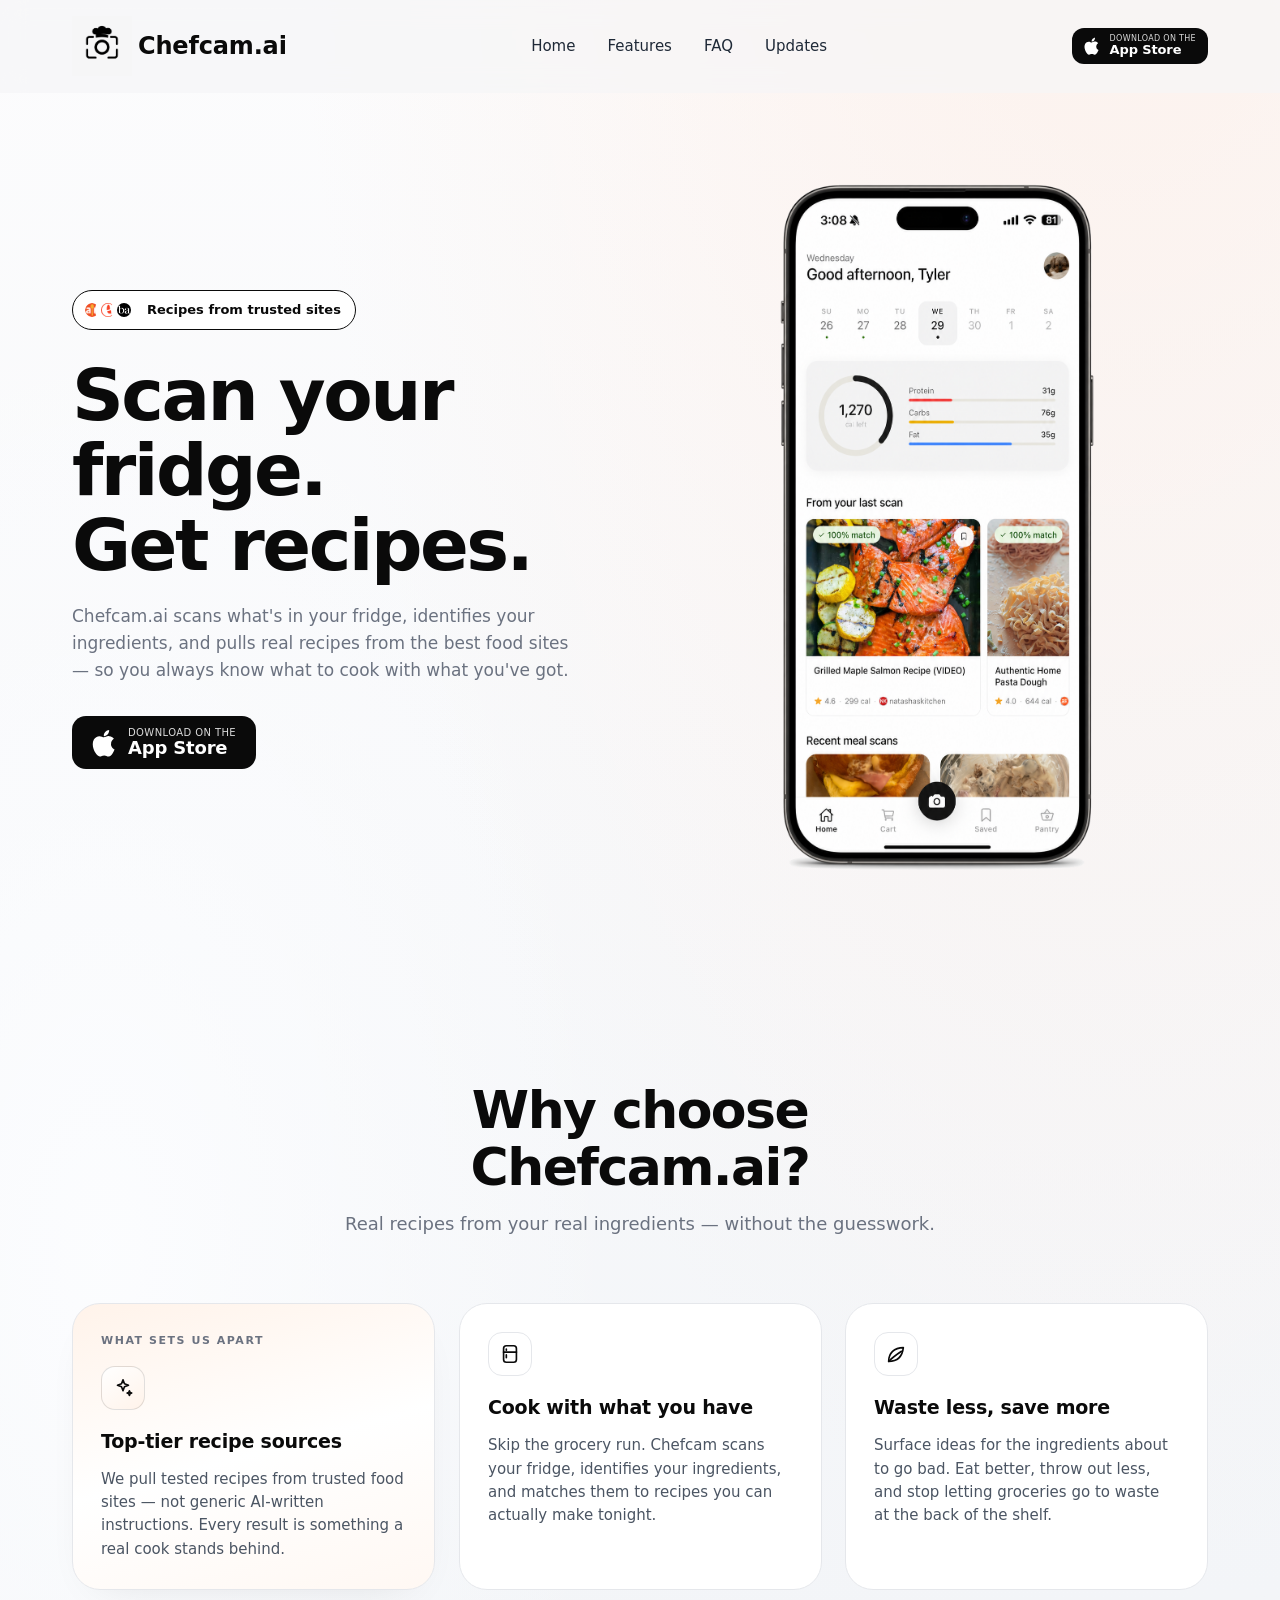
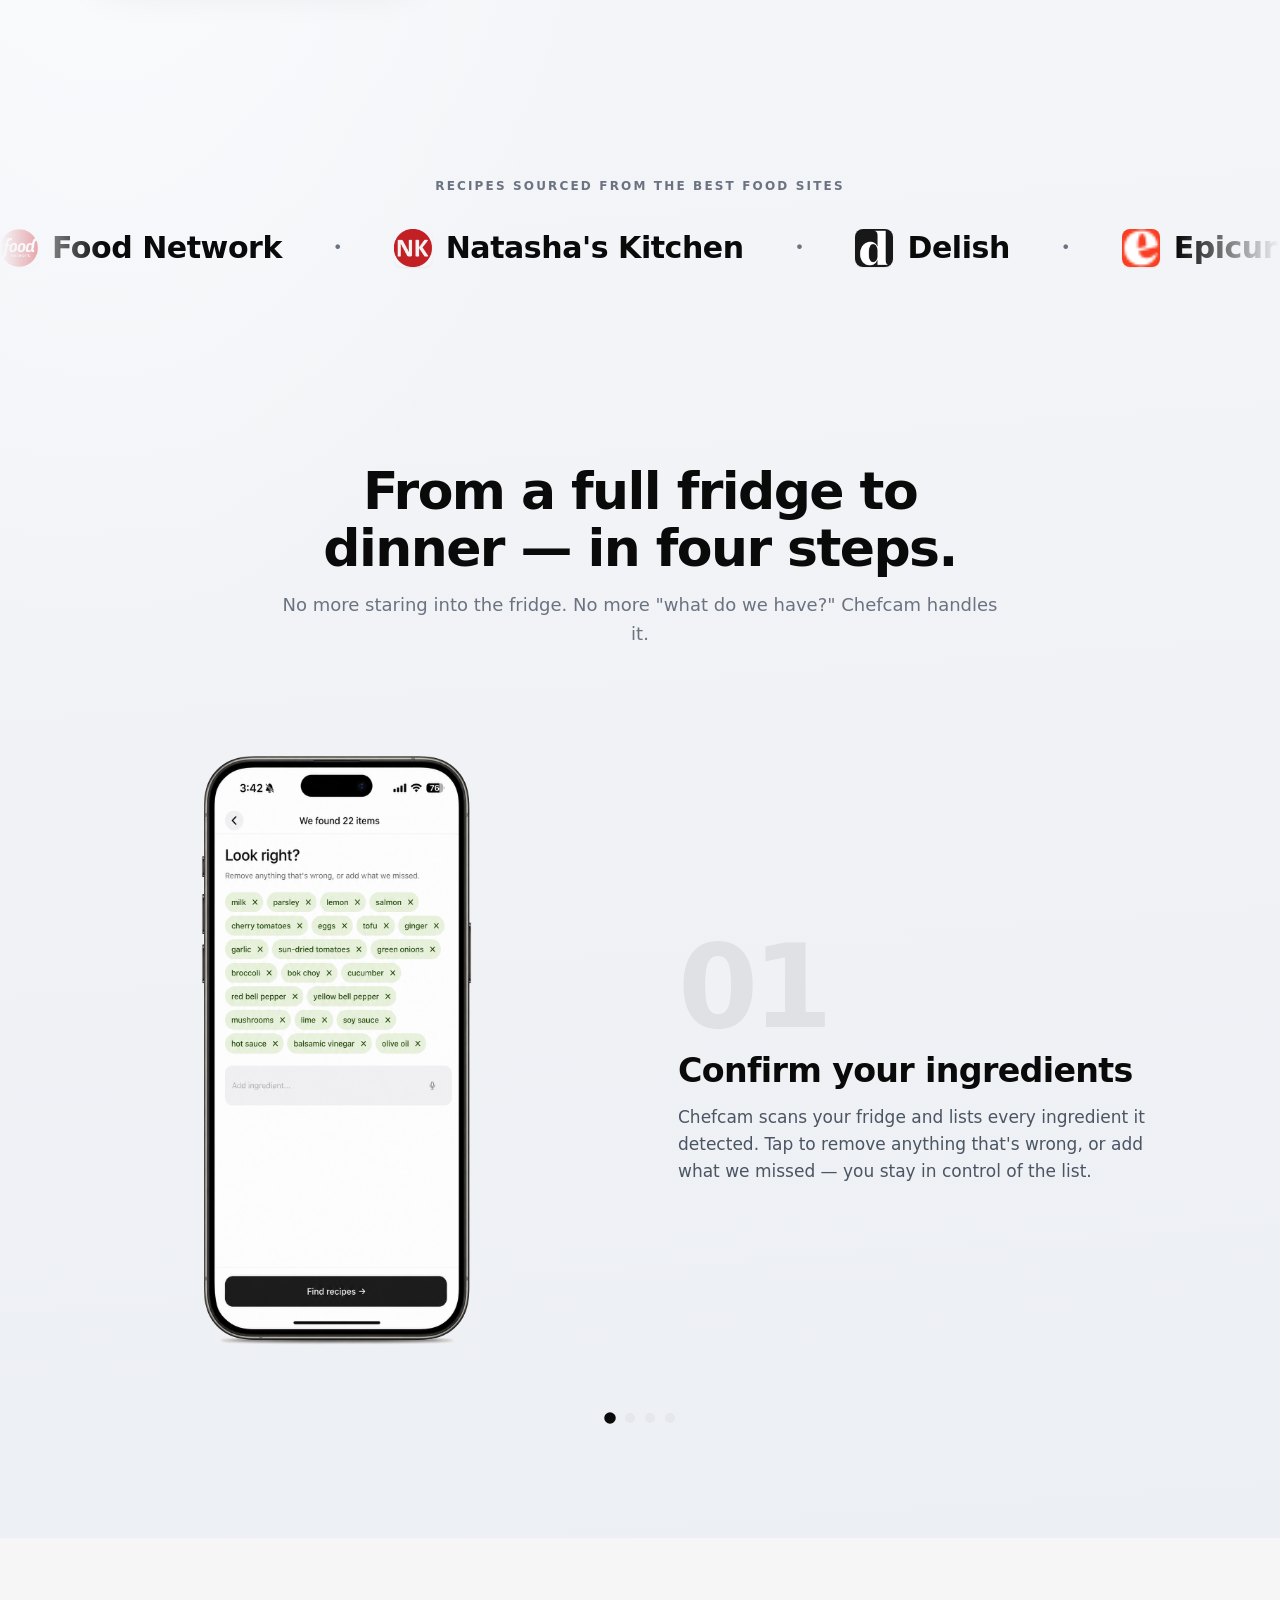
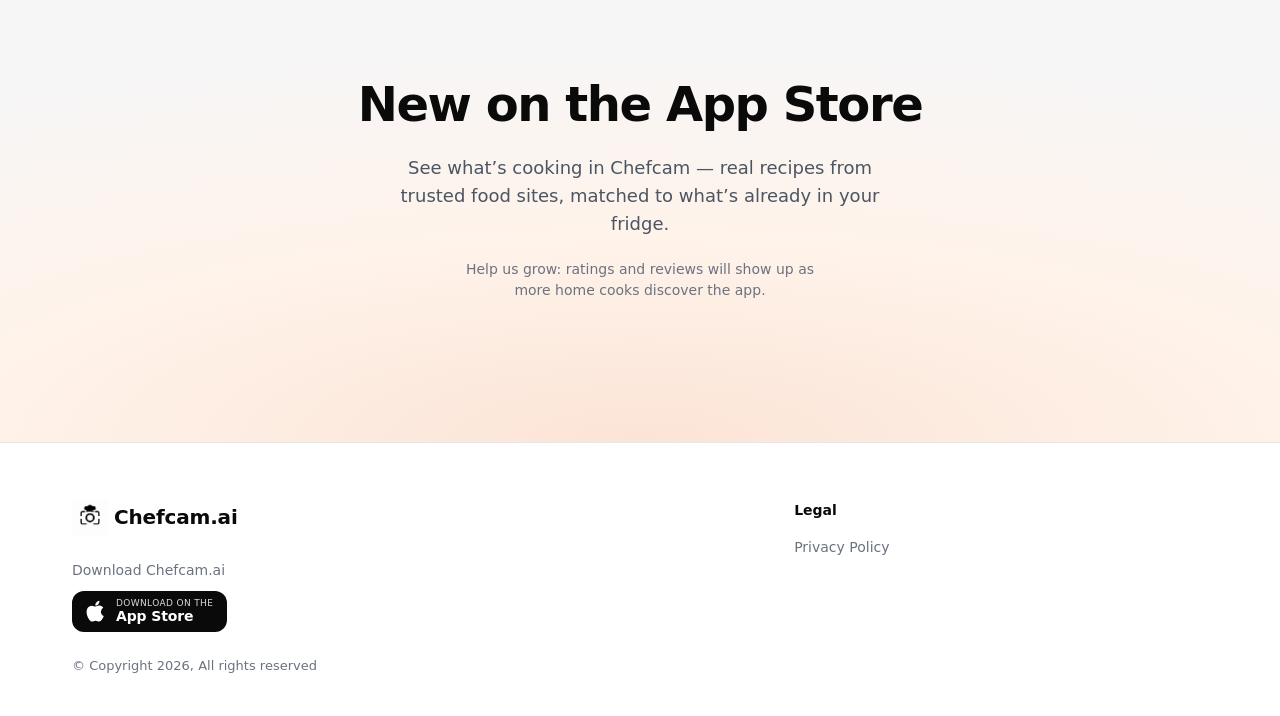
<file: index.html>
<!doctype html>
<html lang="en">
<head>
  <meta charset="utf-8" />
  <meta name="viewport" content="width=device-width, initial-scale=1" />
  <title>Chefcam.ai — Scan your fridge. Get recipes.</title>
  <meta name="description" content="Chefcam.ai scans what's in your fridge, identifies your ingredients, and pulls real recipes from the best food sites — so you always know what to cook with what you have." />
  <meta name="theme-color" content="#f6f6f7" />

  <link rel="preconnect" href="https://api.fontshare.com" />
  <link rel="preconnect" href="https://cdn.fontshare.com" crossorigin />
  <link href="https://api.fontshare.com/v2/css?f[]=general-sans@300,400,500,600,700&display=swap" rel="stylesheet" />

  <link rel="stylesheet" href="styles.css" />

  <!-- Reusable inline SVG sprite -->
  <svg width="0" height="0" style="position:absolute" aria-hidden="true">
    <defs>
      <!-- Apple logo -->
      <symbol id="i-apple" viewBox="0 0 24 24">
        <path d="M16.36 12.79c-.03-2.91 2.38-4.31 2.49-4.38-1.36-1.99-3.48-2.27-4.23-2.3-1.8-.18-3.51 1.06-4.42 1.06-.92 0-2.32-1.03-3.81-1-1.96.03-3.77 1.14-4.78 2.9-2.04 3.53-.52 8.74 1.46 11.6.97 1.4 2.13 2.97 3.62 2.91 1.45-.06 2-.94 3.76-.94s2.25.94 3.79.91c1.57-.03 2.56-1.42 3.51-2.83 1.11-1.62 1.57-3.19 1.6-3.27-.04-.02-3.06-1.18-3.09-4.66zM13.5 4.5c.79-.96 1.33-2.3 1.18-3.62-1.14.05-2.52.76-3.34 1.72-.73.85-1.38 2.2-1.21 3.5 1.27.1 2.57-.65 3.37-1.6z" fill="currentColor"/>
      </symbol>

      <!-- Hamburger -->
      <symbol id="i-menu" viewBox="0 0 24 24">
        <path d="M4 7h16M4 12h16M4 17h16" stroke="currentColor" stroke-width="2" stroke-linecap="round"/>
      </symbol>
      <symbol id="i-close" viewBox="0 0 24 24">
        <path d="M6 6l12 12M18 6L6 18" stroke="currentColor" stroke-width="2" stroke-linecap="round"/>
      </symbol>

      <!-- Why-choose icons (line style, currentColor) -->
      <symbol id="i-fridge" viewBox="0 0 24 24" fill="none" stroke="currentColor" stroke-width="1.8" stroke-linecap="round" stroke-linejoin="round">
        <rect x="5" y="3" width="14" height="18" rx="3"/>
        <path d="M5 10h14"/>
        <path d="M8 6.5v1.5"/><path d="M8 13v3"/>
      </symbol>
      <symbol id="i-sparkles" viewBox="0 0 24 24" fill="none" stroke="currentColor" stroke-width="1.8" stroke-linecap="round" stroke-linejoin="round">
        <path d="M12 3l1.6 4.4L18 9l-4.4 1.6L12 15l-1.6-4.4L6 9l4.4-1.6L12 3z"/>
        <path d="M19 15l.7 1.8L21.5 17.5 19.7 18.2 19 20l-.7-1.8L16.5 17.5l1.8-.7L19 15z"/>
      </symbol>
      <symbol id="i-leaf" viewBox="0 0 24 24" fill="none" stroke="currentColor" stroke-width="1.8" stroke-linecap="round" stroke-linejoin="round">
        <path d="M4 20c0-9 6-15 16-15-1 9-6 15-16 15z"/>
        <path d="M4 20c4-4 8-7 14-11"/>
      </symbol>
    </defs>
  </svg>
</head>

<body>
  <!-- ============= HEADER ============= -->
  <header class="site-header" id="siteHeader">
    <div class="container header__row">
      <a class="brand" href="#top" aria-label="Chefcam.ai home">
        <img class="brand__mark" src="logo.png" alt="" aria-hidden="true" />
        <span class="brand__name">Chefcam.ai</span>
      </a>

      <nav class="nav" aria-label="Primary">
        <ul class="nav__list">
          <li><a href="#top">Home</a></li>
          <li><a href="features.html">Features</a></li>
          <li><a href="faq.html">FAQ</a></li>
          <li><a href="updates.html">Updates</a></li>
        </ul>
      </nav>

      <div class="header__cta">
        <a class="badge badge--sm" href="https://apps.apple.com/us/app/chefcam-ai/id6762315581" target="_blank" rel="noopener" aria-label="Download on the App Store">
          <svg class="badge__icon" aria-hidden="true"><use href="#i-apple"/></svg>
          <span class="badge__copy">
            <span class="badge__small">Download on the</span>
            <span class="badge__big">App Store</span>
          </span>
        </a>
      </div>

      <button class="nav__toggle" type="button" aria-controls="mobileNav" aria-expanded="false" aria-label="Open menu">
        <svg class="nav__toggle-open" aria-hidden="true"><use href="#i-menu"/></svg>
        <svg class="nav__toggle-close" aria-hidden="true"><use href="#i-close"/></svg>
      </button>
    </div>
  </header>

  <!-- Drawer lives outside header so position:fixed isn’t clipped by header/backdrop-filter -->
  <div class="nav-drawer-backdrop" id="navDrawerBackdrop" aria-hidden="true"></div>
  <div class="mobile-nav" id="mobileNav" role="dialog" aria-modal="true" aria-label="Site navigation" aria-hidden="true">
    <ul>
      <li><a href="#top">Home</a></li>
      <li><a href="features.html">Features</a></li>
      <li><a href="faq.html">FAQ</a></li>
      <li><a href="updates.html">Updates</a></li>
    </ul>
  </div>

  <main id="top">
    <!-- ============= HERO ============= -->
    <section class="hero">
      <div class="container hero__grid">
        <div class="hero__copy">
          <div class="proof-pill" data-reveal data-reveal-delay="0">
            <span class="proof-pill__avatars" aria-hidden="true">
              <img src="assets/logos/allrecipes.png" alt="" width="26" height="26" loading="eager" decoding="async" />
              <img src="assets/logos/epicurious.png" alt="" width="26" height="26" loading="eager" decoding="async" />
              <img src="assets/logos/bonappetit.png" alt="" width="26" height="26" loading="eager" decoding="async" />
            </span>
            <span class="proof-pill__text">Recipes from trusted sites</span>
          </div>

          <h1 class="hero__title" data-reveal data-reveal-delay="80">
            Scan your fridge.<br/>
            <span>Get recipes.</span>
          </h1>

          <p class="hero__lede" data-reveal data-reveal-delay="160">
            Chefcam.ai scans what's in your fridge, identifies your ingredients, and pulls
            real recipes from the best food sites — so you always know what to cook with
            what you've got.
          </p>

          <div class="hero__cta" data-reveal data-reveal-delay="240">
            <a class="badge badge--lg" href="https://apps.apple.com/us/app/chefcam-ai/id6762315581" target="_blank" rel="noopener" aria-label="Download on the App Store">
              <svg class="badge__icon" aria-hidden="true"><use href="#i-apple"/></svg>
              <span class="badge__copy">
                <span class="badge__small">Download on the</span>
                <span class="badge__big">App Store</span>
              </span>
            </a>
          </div>
        </div>

        <div class="hero__visual">
          <!-- Wrapper carries transform animation so mix-blend-mode on the img isn’t broken on iOS Safari -->
          <div class="hero__phone-wrap">
            <img class="hero__phone" src="hero.png" alt="Chefcam.ai app showing daily calorie summary and recent meal scans" />
          </div>
        </div>
      </div>
    </section>

    <!-- ============= WHY CHOOSE ============= -->
    <section class="why" id="why">
      <div class="container">
        <div class="why__head" data-reveal>
          <h2>Why choose Chefcam.ai?</h2>
          <p>Real recipes from your real ingredients — without the guesswork.</p>
        </div>

        <div class="why__grid">
          <article class="why__card why__card--featured" data-reveal data-reveal-delay="0">
            <span class="why__badge">What sets us apart</span>
            <span class="why__icon"><svg aria-hidden="true"><use href="#i-sparkles"/></svg></span>
            <h3>Top-tier recipe sources</h3>
            <p>We pull tested recipes from trusted food sites — not generic AI-written instructions. Every result is something a real cook stands behind.</p>
          </article>

          <article class="why__card" data-reveal data-reveal-delay="100">
            <span class="why__icon"><svg aria-hidden="true"><use href="#i-fridge"/></svg></span>
            <h3>Cook with what you have</h3>
            <p>Skip the grocery run. Chefcam scans your fridge, identifies your ingredients, and matches them to recipes you can actually make tonight.</p>
          </article>

          <article class="why__card" data-reveal data-reveal-delay="200">
            <span class="why__icon"><svg aria-hidden="true"><use href="#i-leaf"/></svg></span>
            <h3>Waste less, save more</h3>
            <p>Surface ideas for the ingredients about to go bad. Eat better, throw out less, and stop letting groceries go to waste at the back of the shelf.</p>
          </article>
        </div>
      </div>
    </section>

    <!-- ============= SOURCES MARQUEE ============= -->
    <section class="sources" aria-label="Recipe sources">
      <p class="sources__eyebrow">Recipes sourced from the best food sites</p>
      <div class="marquee">
        <div class="marquee__track">
          <!-- Group A -->
          <span class="marquee__brand">
            <img class="marquee__logo" src="assets/logos/foodnetwork.png" alt="" width="40" height="40" loading="lazy" decoding="async" />
            <span class="marquee__item">Food Network</span>
          </span>
          <span class="marquee__sep" aria-hidden="true">•</span>
          <span class="marquee__brand">
            <img class="marquee__logo" src="assets/logos/natashaskitchen.png" alt="" width="40" height="40" loading="lazy" decoding="async" />
            <span class="marquee__item">Natasha's Kitchen</span>
          </span>
          <span class="marquee__sep" aria-hidden="true">•</span>
          <span class="marquee__brand">
            <img class="marquee__logo" src="assets/logos/delish.png" alt="" width="40" height="40" loading="lazy" decoding="async" />
            <span class="marquee__item">Delish</span>
          </span>
          <span class="marquee__sep" aria-hidden="true">•</span>
          <span class="marquee__brand">
            <img class="marquee__logo" src="assets/logos/epicurious.png" alt="" width="40" height="40" loading="lazy" decoding="async" />
            <span class="marquee__item">Epicurious</span>
          </span>
          <span class="marquee__sep" aria-hidden="true">•</span>
          <span class="marquee__brand">
            <img class="marquee__logo" src="assets/logos/bonappetit.png" alt="" width="40" height="40" loading="lazy" decoding="async" />
            <span class="marquee__item">Bon Appétit</span>
          </span>
          <span class="marquee__sep" aria-hidden="true">•</span>
          <span class="marquee__brand">
            <img class="marquee__logo" src="assets/logos/allrecipes.png" alt="" width="40" height="40" loading="lazy" decoding="async" />
            <span class="marquee__item">Allrecipes</span>
          </span>
          <span class="marquee__sep" aria-hidden="true">•</span>
          <!-- Group B (duplicate for seamless loop) -->
          <span class="marquee__brand" aria-hidden="true">
            <img class="marquee__logo" src="assets/logos/foodnetwork.png" alt="" width="40" height="40" loading="lazy" decoding="async" />
            <span class="marquee__item">Food Network</span>
          </span>
          <span class="marquee__sep" aria-hidden="true">•</span>
          <span class="marquee__brand" aria-hidden="true">
            <img class="marquee__logo" src="assets/logos/natashaskitchen.png" alt="" width="40" height="40" loading="lazy" decoding="async" />
            <span class="marquee__item">Natasha's Kitchen</span>
          </span>
          <span class="marquee__sep" aria-hidden="true">•</span>
          <span class="marquee__brand" aria-hidden="true">
            <img class="marquee__logo" src="assets/logos/delish.png" alt="" width="40" height="40" loading="lazy" decoding="async" />
            <span class="marquee__item">Delish</span>
          </span>
          <span class="marquee__sep" aria-hidden="true">•</span>
          <span class="marquee__brand" aria-hidden="true">
            <img class="marquee__logo" src="assets/logos/epicurious.png" alt="" width="40" height="40" loading="lazy" decoding="async" />
            <span class="marquee__item">Epicurious</span>
          </span>
          <span class="marquee__sep" aria-hidden="true">•</span>
          <span class="marquee__brand" aria-hidden="true">
            <img class="marquee__logo" src="assets/logos/bonappetit.png" alt="" width="40" height="40" loading="lazy" decoding="async" />
            <span class="marquee__item">Bon Appétit</span>
          </span>
          <span class="marquee__sep" aria-hidden="true">•</span>
          <span class="marquee__brand" aria-hidden="true">
            <img class="marquee__logo" src="assets/logos/allrecipes.png" alt="" width="40" height="40" loading="lazy" decoding="async" />
            <span class="marquee__item">Allrecipes</span>
          </span>
          <span class="marquee__sep" aria-hidden="true">•</span>
        </div>
      </div>
    </section>

    <!-- ============= HOW IT WORKS ============= -->
    <section class="how" id="how">
      <div class="container">
        <div class="how__head" data-reveal>
          <h2>From a full fridge to dinner — in four steps.</h2>
          <p>No more staring into the fridge. No more "what do we have?" Chefcam handles it.</p>
        </div>

        <div class="how__carousel">
          <div
            class="how__steps"
            id="howSteps"
            tabindex="0"
            role="region"
            aria-roledescription="carousel"
            aria-label="Four steps from fridge scan to cooking"
          >
            <div class="how__step">
              <div class="how__visual">
                <img src="step-1.png" alt="Chefcam ingredient confirmation screen showing detected items" loading="lazy" data-reveal />
              </div>
              <div class="how__copy" data-reveal data-reveal-delay="80">
                <span class="how__num" aria-hidden="true">01</span>
                <h3>Confirm your ingredients</h3>
                <p>Chefcam scans your fridge and lists every ingredient it detected. Tap to remove anything that's wrong, or add what we missed — you stay in control of the list.</p>
              </div>
            </div>

            <div class="how__step how__step--reverse">
              <div class="how__visual">
                <img src="step-2.png" alt="Chefcam matching ingredients to recipes loading screen" loading="lazy" data-reveal />
              </div>
              <div class="how__copy" data-reveal data-reveal-delay="80">
                <span class="how__num" aria-hidden="true">02</span>
                <h3>AI matches the right recipes</h3>
                <p>Our model cross-references your exact ingredients against thousands of tested recipes from top food sites and ranks them by how well they fit what you have.</p>
              </div>
            </div>

            <div class="how__step">
              <div class="how__visual">
                <img src="step-3.png" alt="Chefcam recipe results categorized by ingredient" loading="lazy" data-reveal />
              </div>
              <div class="how__copy" data-reveal data-reveal-delay="80">
                <span class="how__num" aria-hidden="true">03</span>
                <h3>Browse what's possible tonight</h3>
                <p>See recipes sorted by match. A 100% match means you can cook it right now — no grocery run required. Filter by dish, prep time, or rating.</p>
              </div>
            </div>

            <div class="how__step how__step--reverse">
              <div class="how__visual">
                <img class="how__visual-img--xl" src="step-4.png" alt="Full Chefcam recipe page with ingredients and health score" loading="lazy" data-reveal />
              </div>
              <div class="how__copy" data-reveal data-reveal-delay="80">
                <span class="how__num" aria-hidden="true">04</span>
                <h3>Open it and cook</h3>
                <p>Tap any recipe for full step-by-step instructions, ingredient quantities, a health score, and a link back to the original source — so you always know who tested it.</p>
              </div>
            </div>
          </div>

          <div class="how__carousel-footer">
            <div class="how__dots" role="group" aria-label="Choose a step">
              <button type="button" class="how__dot is-active" data-how-step="0" aria-label="Step 1 of 4" aria-current="true"></button>
              <button type="button" class="how__dot" data-how-step="1" aria-label="Step 2 of 4"></button>
              <button type="button" class="how__dot" data-how-step="2" aria-label="Step 3 of 4"></button>
              <button type="button" class="how__dot" data-how-step="3" aria-label="Step 4 of 4"></button>
            </div>
          </div>
        </div>
      </div>
    </section>

    <!-- ============= APP STORE CTA ============= -->
    <section class="store-cta" aria-labelledby="store-cta-heading">
      <div class="container store-cta__inner" data-reveal>
        <h2 id="store-cta-heading">New on the App Store</h2>
        <p class="store-cta__lede">
          See what’s cooking in Chefcam — real recipes from trusted food sites, matched to what’s already in your fridge.
        </p>
        <p class="store-cta__note">
          Help us grow: ratings and reviews will show up as more home cooks discover the app.
        </p>
      </div>
    </section>
  </main>

  <!-- ============= FOOTER ============= -->
  <footer class="footer">
    <div class="container footer__grid">
      <div class="footer__brand">
        <a class="brand" href="#top" aria-label="Chefcam.ai home">
          <img class="brand__mark" src="logo.png" alt="" aria-hidden="true" />
          <span class="brand__name">Chefcam.ai</span>
        </a>
        <p class="footer__sub">Download Chefcam.ai</p>
        <div class="footer__badges">
          <a class="badge" href="https://apps.apple.com/us/app/chefcam-ai/id6762315581" target="_blank" rel="noopener" aria-label="Download on the App Store">
            <svg class="badge__icon" aria-hidden="true"><use href="#i-apple"/></svg>
            <span class="badge__copy"><span class="badge__small">Download on the</span><span class="badge__big">App Store</span></span>
          </a>
        </div>
        <p class="footer__copy">© Copyright 2026, All rights reserved</p>
      </div>

      <div class="footer__col">
        <h4>Legal</h4>
        <ul>
          <li><a href="https://www.freeprivacypolicy.com/live/72b47992-b70e-4396-b244-e549544ee71f" target="_blank" rel="noopener noreferrer">Privacy Policy</a></li>
        </ul>
      </div>
    </div>
  </footer>

  <script src="script.js" defer></script>
</body>
</html>
</file>
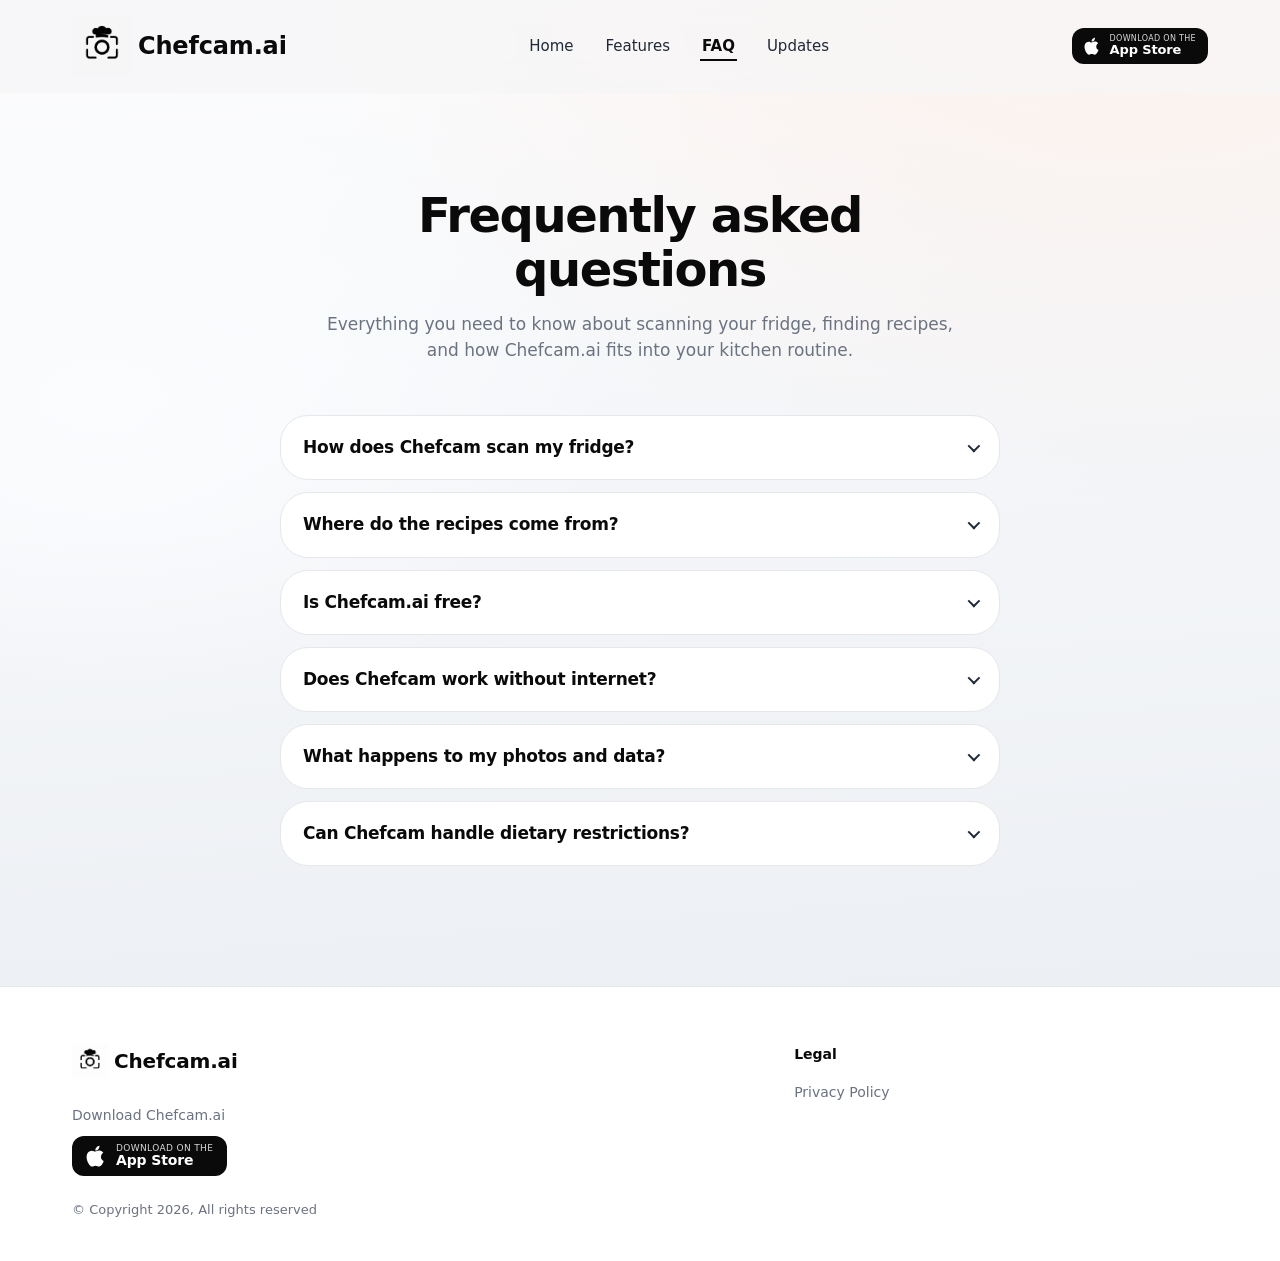
<file: faq.html>
<!doctype html>
<html lang="en">
<head>
  <meta charset="utf-8" />
  <meta name="viewport" content="width=device-width, initial-scale=1" />
  <title>FAQ — Chefcam.ai</title>
  <meta name="description" content="Answers about scanning your fridge, recipe sources, privacy, and using Chefcam.ai." />
  <meta name="theme-color" content="#f6f6f7" />

  <link rel="preconnect" href="https://api.fontshare.com" />
  <link rel="preconnect" href="https://cdn.fontshare.com" crossorigin />
  <link href="https://api.fontshare.com/v2/css?f[]=general-sans@300,400,500,600,700&display=swap" rel="stylesheet" />

  <link rel="stylesheet" href="styles.css" />

  <svg width="0" height="0" style="position:absolute" aria-hidden="true">
    <defs>
      <symbol id="i-apple" viewBox="0 0 24 24">
        <path d="M16.36 12.79c-.03-2.91 2.38-4.31 2.49-4.38-1.36-1.99-3.48-2.27-4.23-2.3-1.8-.18-3.51 1.06-4.42 1.06-.92 0-2.32-1.03-3.81-1-1.96.03-3.77 1.14-4.78 2.9-2.04 3.53-.52 8.74 1.46 11.6.97 1.4 2.13 2.97 3.62 2.91 1.45-.06 2-.94 3.76-.94s2.25.94 3.79.91c1.57-.03 2.56-1.42 3.51-2.83 1.11-1.62 1.57-3.19 1.6-3.27-.04-.02-3.06-1.18-3.09-4.66zM13.5 4.5c.79-.96 1.33-2.3 1.18-3.62-1.14.05-2.52.76-3.34 1.72-.73.85-1.38 2.2-1.21 3.5 1.27.1 2.57-.65 3.37-1.6z" fill="currentColor"/>
      </symbol>
      <symbol id="i-menu" viewBox="0 0 24 24">
        <path d="M4 7h16M4 12h16M4 17h16" stroke="currentColor" stroke-width="2" stroke-linecap="round"/>
      </symbol>
      <symbol id="i-close" viewBox="0 0 24 24">
        <path d="M6 6l12 12M18 6L6 18" stroke="currentColor" stroke-width="2" stroke-linecap="round"/>
      </symbol>
    </defs>
  </svg>
</head>

<body>
  <header class="site-header" id="siteHeader">
    <div class="container header__row">
      <a class="brand" href="index.html" aria-label="Chefcam.ai home">
        <img class="brand__mark" src="logo.png" alt="" aria-hidden="true" />
        <span class="brand__name">Chefcam.ai</span>
      </a>

      <nav class="nav" aria-label="Primary">
        <ul class="nav__list">
          <li><a href="index.html">Home</a></li>
          <li><a href="features.html">Features</a></li>
          <li><a href="faq.html" aria-current="page">FAQ</a></li>
          <li><a href="updates.html">Updates</a></li>
        </ul>
      </nav>

      <div class="header__cta">
        <a class="badge badge--sm" href="https://apps.apple.com/us/app/chefcam-ai/id6762315581" target="_blank" rel="noopener" aria-label="Download on the App Store">
          <svg class="badge__icon" aria-hidden="true"><use href="#i-apple"/></svg>
          <span class="badge__copy">
            <span class="badge__small">Download on the</span>
            <span class="badge__big">App Store</span>
          </span>
        </a>
      </div>

      <button class="nav__toggle" type="button" aria-controls="mobileNav" aria-expanded="false" aria-label="Open menu">
        <svg class="nav__toggle-open" aria-hidden="true"><use href="#i-menu"/></svg>
        <svg class="nav__toggle-close" aria-hidden="true"><use href="#i-close"/></svg>
      </button>
    </div>
  </header>

  <div class="nav-drawer-backdrop" id="navDrawerBackdrop" aria-hidden="true"></div>
  <div class="mobile-nav" id="mobileNav" role="dialog" aria-modal="true" aria-label="Site navigation" aria-hidden="true">
    <ul>
      <li><a href="index.html">Home</a></li>
      <li><a href="features.html">Features</a></li>
      <li><a href="faq.html" aria-current="page">FAQ</a></li>
      <li><a href="updates.html">Updates</a></li>
    </ul>
  </div>

  <main id="top" class="faq-page">
    <div class="container">
      <header class="faq__head">
        <h1>Frequently asked questions</h1>
        <p class="faq__lede">Everything you need to know about scanning your fridge, finding recipes, and how Chefcam.ai fits into your kitchen routine.</p>
      </header>

      <div class="faq__list">
        <details class="faq__item">
          <summary>How does Chefcam scan my fridge?</summary>
          <div class="faq__answer">
            <p>You take a photo inside your fridge (or pantry). Chefcam uses on-device vision to recognize ingredients and build an editable list. You can tap to fix mistakes or add items we missed — you stay in control.</p>
          </div>
        </details>

        <details class="faq__item">
          <summary>Where do the recipes come from?</summary>
          <div class="faq__answer">
            <p>We match what you have to real recipes from trusted food sites and publishers — not generic AI-generated instructions. Each result links back to the original source so you know who developed and tested the dish.</p>
          </div>
        </details>

        <details class="faq__item">
          <summary>Is Chefcam.ai free?</summary>
          <div class="faq__answer">
            <p>You can download the app and explore core features on the App Store. Any subscription or in-app purchase options are shown clearly inside the app before you commit.</p>
          </div>
        </details>

        <details class="faq__item">
          <summary>Does Chefcam work without internet?</summary>
          <div class="faq__answer">
            <p>Some steps may require a connection to fetch recipes and sync your lists. Exact behavior can vary by version — check in-app settings or release notes for the latest.</p>
          </div>
        </details>

        <details class="faq__item">
          <summary>What happens to my photos and data?</summary>
          <div class="faq__answer">
            <p>We’re serious about privacy. How we collect, use, and store data is described in our Privacy Policy (linked in the site footer). If you have questions about your account or data, contact us through the channels listed there.</p>
          </div>
        </details>

        <details class="faq__item">
          <summary>Can Chefcam handle dietary restrictions?</summary>
          <div class="faq__answer">
            <p>The app helps you discover recipes that fit what’s in your fridge. Filters and preferences available in the app can help you narrow results — availability depends on the version you’re running.</p>
          </div>
        </details>
      </div>
    </div>
  </main>

  <footer class="footer">
    <div class="container footer__grid">
      <div class="footer__brand">
        <a class="brand" href="index.html" aria-label="Chefcam.ai home">
          <img class="brand__mark" src="logo.png" alt="" aria-hidden="true" />
          <span class="brand__name">Chefcam.ai</span>
        </a>
        <p class="footer__sub">Download Chefcam.ai</p>
        <div class="footer__badges">
          <a class="badge" href="https://apps.apple.com/us/app/chefcam-ai/id6762315581" target="_blank" rel="noopener" aria-label="Download on the App Store">
            <svg class="badge__icon" aria-hidden="true"><use href="#i-apple"/></svg>
            <span class="badge__copy"><span class="badge__small">Download on the</span><span class="badge__big">App Store</span></span>
          </a>
        </div>
        <p class="footer__copy">© Copyright 2026, All rights reserved</p>
      </div>

      <div class="footer__col">
        <h4>Legal</h4>
        <ul>
          <li><a href="https://www.freeprivacypolicy.com/live/72b47992-b70e-4396-b244-e549544ee71f" target="_blank" rel="noopener noreferrer">Privacy Policy</a></li>
        </ul>
      </div>
    </div>
  </footer>

  <script src="script.js" defer></script>
</body>
</html>
</file>
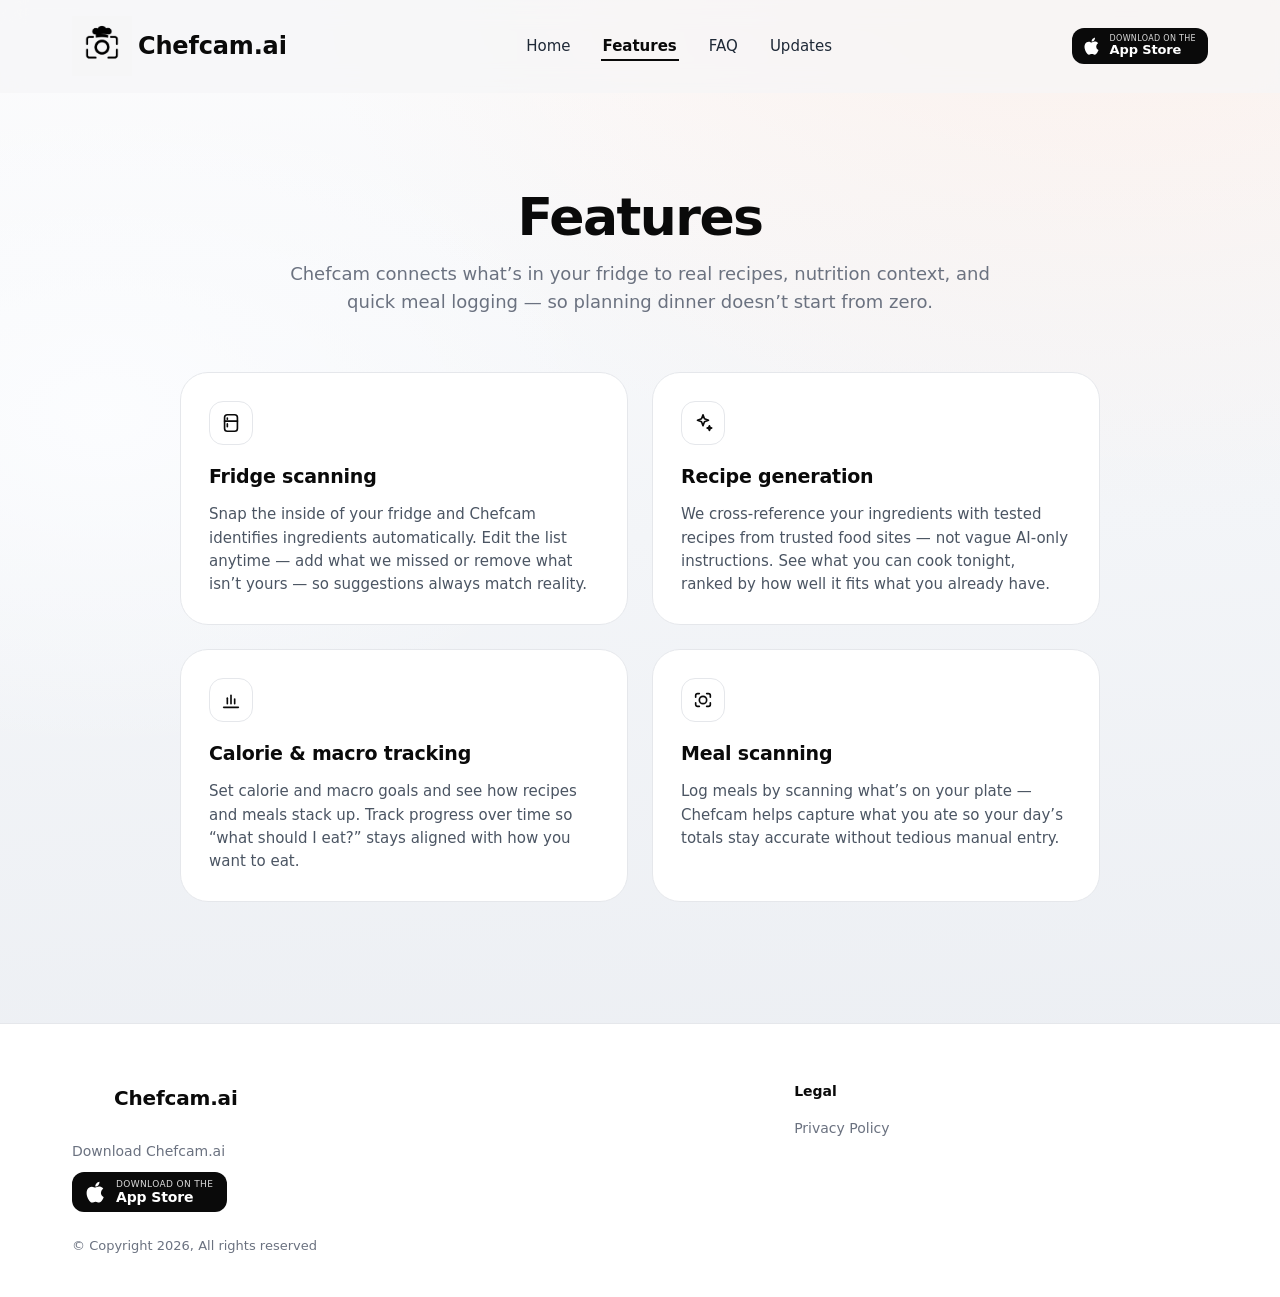
<file: features.html>
<!doctype html>
<html lang="en">
<head>
  <meta charset="utf-8" />
  <meta name="viewport" content="width=device-width, initial-scale=1" />
  <title>Features — Chefcam.ai</title>
  <meta name="description" content="Fridge scanning, recipe generation from trusted sites, calorie and macro tracking, and meal scanning — all in Chefcam.ai." />
  <meta name="theme-color" content="#f6f6f7" />

  <link rel="preconnect" href="https://api.fontshare.com" />
  <link rel="preconnect" href="https://cdn.fontshare.com" crossorigin />
  <link href="https://api.fontshare.com/v2/css?f[]=general-sans@300,400,500,600,700&display=swap" rel="stylesheet" />

  <link rel="stylesheet" href="styles.css" />

  <svg width="0" height="0" style="position:absolute" aria-hidden="true">
    <defs>
      <symbol id="i-apple" viewBox="0 0 24 24">
        <path d="M16.36 12.79c-.03-2.91 2.38-4.31 2.49-4.38-1.36-1.99-3.48-2.27-4.23-2.3-1.8-.18-3.51 1.06-4.42 1.06-.92 0-2.32-1.03-3.81-1-1.96.03-3.77 1.14-4.78 2.9-2.04 3.53-.52 8.74 1.46 11.6.97 1.4 2.13 2.97 3.62 2.91 1.45-.06 2-.94 3.76-.94s2.25.94 3.79.91c1.57-.03 2.56-1.42 3.51-2.83 1.11-1.62 1.57-3.19 1.6-3.27-.04-.02-3.06-1.18-3.09-4.66zM13.5 4.5c.79-.96 1.33-2.3 1.18-3.62-1.14.05-2.52.76-3.34 1.72-.73.85-1.38 2.2-1.21 3.5 1.27.1 2.57-.65 3.37-1.6z" fill="currentColor"/>
      </symbol>
      <symbol id="i-menu" viewBox="0 0 24 24">
        <path d="M4 7h16M4 12h16M4 17h16" stroke="currentColor" stroke-width="2" stroke-linecap="round"/>
      </symbol>
      <symbol id="i-close" viewBox="0 0 24 24">
        <path d="M6 6l12 12M18 6L6 18" stroke="currentColor" stroke-width="2" stroke-linecap="round"/>
      </symbol>

      <symbol id="i-fridge" viewBox="0 0 24 24" fill="none" stroke="currentColor" stroke-width="1.8" stroke-linecap="round" stroke-linejoin="round">
        <rect x="5" y="3" width="14" height="18" rx="3"/>
        <path d="M5 10h14"/>
        <path d="M8 6.5v1.5"/><path d="M8 13v3"/>
      </symbol>
      <symbol id="i-sparkles" viewBox="0 0 24 24" fill="none" stroke="currentColor" stroke-width="1.8" stroke-linecap="round" stroke-linejoin="round">
        <path d="M12 3l1.6 4.4L18 9l-4.4 1.6L12 15l-1.6-4.4L6 9l4.4-1.6L12 3z"/>
        <path d="M19 15l.7 1.8L21.5 17.5 19.7 18.2 19 20l-.7-1.8L16.5 17.5l1.8-.7L19 15z"/>
      </symbol>
      <symbol id="i-chart" viewBox="0 0 24 24" fill="none" stroke="currentColor" stroke-width="1.8" stroke-linecap="round" stroke-linejoin="round">
        <path d="M4 20h16"/>
        <path d="M8 16V10"/><path d="M12 16V7"/><path d="M16 16v-5"/>
      </symbol>
      <symbol id="i-meal-scan" viewBox="0 0 24 24" fill="none" stroke="currentColor" stroke-width="1.8" stroke-linecap="round" stroke-linejoin="round">
        <path d="M8 5H6a2 2 0 0 0-2 2v2M16 5h2a2 2 0 0 1 2 2v2M8 19H6a2 2 0 0 1-2-2v-2M16 19h2a2 2 0 0 0 2-2v-2"/>
        <circle cx="12" cy="12" r="4"/>
      </symbol>
    </defs>
  </svg>
</head>

<body>
  <header class="site-header" id="siteHeader">
    <div class="container header__row">
      <a class="brand" href="index.html" aria-label="Chefcam.ai home">
        <img class="brand__mark" src="logo.png" alt="" aria-hidden="true" />
        <span class="brand__name">Chefcam.ai</span>
      </a>

      <nav class="nav" aria-label="Primary">
        <ul class="nav__list">
          <li><a href="index.html">Home</a></li>
          <li><a href="features.html" aria-current="page">Features</a></li>
          <li><a href="faq.html">FAQ</a></li>
          <li><a href="updates.html">Updates</a></li>
        </ul>
      </nav>

      <div class="header__cta">
        <a class="badge badge--sm" href="https://apps.apple.com/us/app/chefcam-ai/id6762315581" target="_blank" rel="noopener" aria-label="Download on the App Store">
          <svg class="badge__icon" aria-hidden="true"><use href="#i-apple"/></svg>
          <span class="badge__copy">
            <span class="badge__small">Download on the</span>
            <span class="badge__big">App Store</span>
          </span>
        </a>
      </div>

      <button class="nav__toggle" type="button" aria-controls="mobileNav" aria-expanded="false" aria-label="Open menu">
        <svg class="nav__toggle-open" aria-hidden="true"><use href="#i-menu"/></svg>
        <svg class="nav__toggle-close" aria-hidden="true"><use href="#i-close"/></svg>
      </button>
    </div>
  </header>

  <div class="nav-drawer-backdrop" id="navDrawerBackdrop" aria-hidden="true"></div>
  <div class="mobile-nav" id="mobileNav" role="dialog" aria-modal="true" aria-label="Site navigation" aria-hidden="true">
    <ul>
      <li><a href="index.html">Home</a></li>
      <li><a href="features.html" aria-current="page">Features</a></li>
      <li><a href="faq.html">FAQ</a></li>
      <li><a href="updates.html">Updates</a></li>
    </ul>
  </div>

  <main id="top" class="features-page">
    <div class="container">
      <header class="features-page__head">
        <h1>Features</h1>
        <p class="features-page__lede">
          Chefcam connects what’s in your fridge to real recipes, nutrition context, and quick meal logging — so planning dinner doesn’t start from zero.
        </p>
      </header>

      <div class="features-page__grid">
        <article class="why__card" data-reveal data-reveal-delay="0">
          <span class="why__icon"><svg aria-hidden="true"><use href="#i-fridge"/></svg></span>
          <h2>Fridge scanning</h2>
          <p>Snap the inside of your fridge and Chefcam identifies ingredients automatically. Edit the list anytime — add what we missed or remove what isn’t yours — so suggestions always match reality.</p>
        </article>

        <article class="why__card" data-reveal data-reveal-delay="80">
          <span class="why__icon"><svg aria-hidden="true"><use href="#i-sparkles"/></svg></span>
          <h2>Recipe generation</h2>
          <p>We cross-reference your ingredients with tested recipes from trusted food sites — not vague AI-only instructions. See what you can cook tonight, ranked by how well it fits what you already have.</p>
        </article>

        <article class="why__card" data-reveal data-reveal-delay="160">
          <span class="why__icon"><svg aria-hidden="true"><use href="#i-chart"/></svg></span>
          <h2>Calorie &amp; macro tracking</h2>
          <p>Set calorie and macro goals and see how recipes and meals stack up. Track progress over time so “what should I eat?” stays aligned with how you want to eat.</p>
        </article>

        <article class="why__card" data-reveal data-reveal-delay="240">
          <span class="why__icon"><svg aria-hidden="true"><use href="#i-meal-scan"/></svg></span>
          <h2>Meal scanning</h2>
          <p>Log meals by scanning what’s on your plate — Chefcam helps capture what you ate so your day’s totals stay accurate without tedious manual entry.</p>
        </article>
      </div>
    </div>
  </main>

  <footer class="footer">
    <div class="container footer__grid">
      <div class="footer__brand">
        <a class="brand" href="index.html" aria-label="Chefcam.ai home">
          <img class="brand__mark" src="logo.png" alt="" aria-hidden="true" />
          <span class="brand__name">Chefcam.ai</span>
        </a>
        <p class="footer__sub">Download Chefcam.ai</p>
        <div class="footer__badges">
          <a class="badge" href="https://apps.apple.com/us/app/chefcam-ai/id6762315581" target="_blank" rel="noopener" aria-label="Download on the App Store">
            <svg class="badge__icon" aria-hidden="true"><use href="#i-apple"/></svg>
            <span class="badge__copy"><span class="badge__small">Download on the</span><span class="badge__big">App Store</span></span>
          </a>
        </div>
        <p class="footer__copy">© Copyright 2026, All rights reserved</p>
      </div>

      <div class="footer__col">
        <h4>Legal</h4>
        <ul>
          <li><a href="https://www.freeprivacypolicy.com/live/72b47992-b70e-4396-b244-e549544ee71f" target="_blank" rel="noopener noreferrer">Privacy Policy</a></li>
        </ul>
      </div>
    </div>
  </footer>

  <script src="script.js" defer></script>
</body>
</html>
</file>
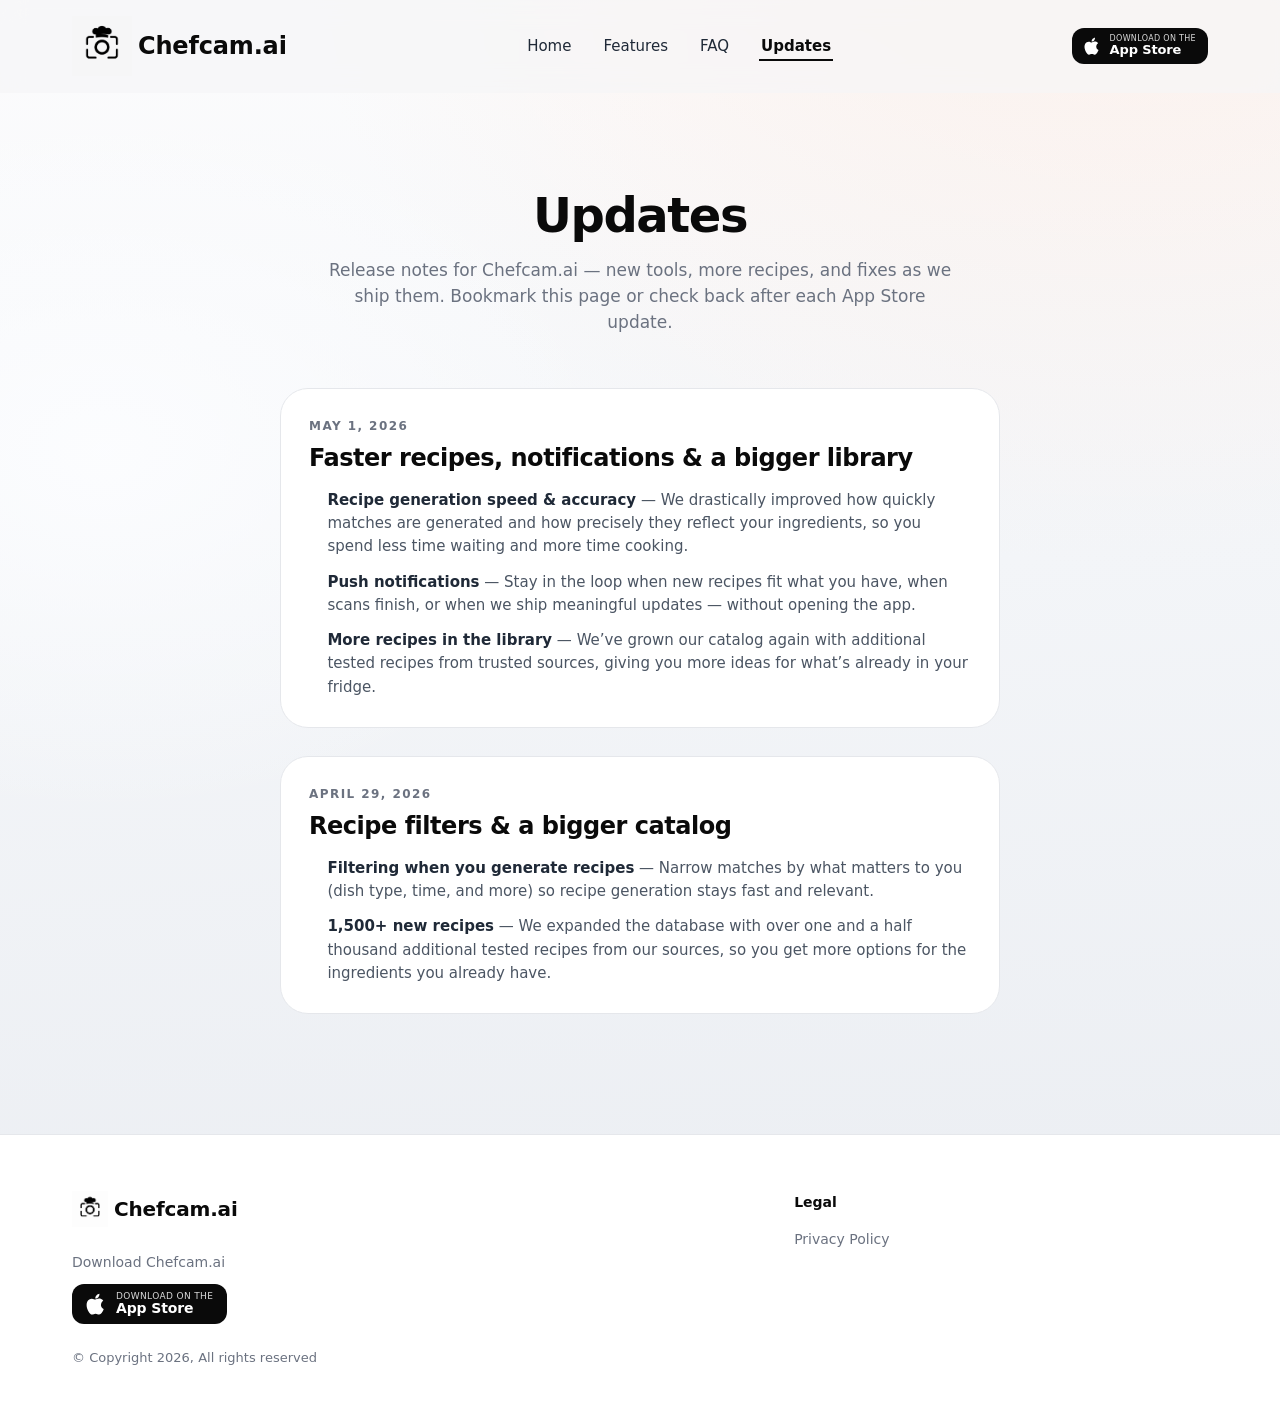
<file: updates.html>
<!doctype html>
<html lang="en">
<head>
  <meta charset="utf-8" />
  <meta name="viewport" content="width=device-width, initial-scale=1" />
  <title>Updates — Chefcam.ai</title>
  <meta name="description" content="Latest Chefcam.ai releases: new features, recipe catalog updates, and improvements as we ship them." />
  <meta name="theme-color" content="#f6f6f7" />

  <link rel="preconnect" href="https://api.fontshare.com" />
  <link rel="preconnect" href="https://cdn.fontshare.com" crossorigin />
  <link href="https://api.fontshare.com/v2/css?f[]=general-sans@300,400,500,600,700&display=swap" rel="stylesheet" />

  <link rel="stylesheet" href="styles.css" />

  <svg width="0" height="0" style="position:absolute" aria-hidden="true">
    <defs>
      <symbol id="i-apple" viewBox="0 0 24 24">
        <path d="M16.36 12.79c-.03-2.91 2.38-4.31 2.49-4.38-1.36-1.99-3.48-2.27-4.23-2.3-1.8-.18-3.51 1.06-4.42 1.06-.92 0-2.32-1.03-3.81-1-1.96.03-3.77 1.14-4.78 2.9-2.04 3.53-.52 8.74 1.46 11.6.97 1.4 2.13 2.97 3.62 2.91 1.45-.06 2-.94 3.76-.94s2.25.94 3.79.91c1.57-.03 2.56-1.42 3.51-2.83 1.11-1.62 1.57-3.19 1.6-3.27-.04-.02-3.06-1.18-3.09-4.66zM13.5 4.5c.79-.96 1.33-2.3 1.18-3.62-1.14.05-2.52.76-3.34 1.72-.73.85-1.38 2.2-1.21 3.5 1.27.1 2.57-.65 3.37-1.6z" fill="currentColor"/>
      </symbol>
      <symbol id="i-menu" viewBox="0 0 24 24">
        <path d="M4 7h16M4 12h16M4 17h16" stroke="currentColor" stroke-width="2" stroke-linecap="round"/>
      </symbol>
      <symbol id="i-close" viewBox="0 0 24 24">
        <path d="M6 6l12 12M18 6L6 18" stroke="currentColor" stroke-width="2" stroke-linecap="round"/>
      </symbol>
    </defs>
  </svg>
</head>

<body>
  <header class="site-header" id="siteHeader">
    <div class="container header__row">
      <a class="brand" href="index.html" aria-label="Chefcam.ai home">
        <img class="brand__mark" src="logo.png" alt="" aria-hidden="true" />
        <span class="brand__name">Chefcam.ai</span>
      </a>

      <nav class="nav" aria-label="Primary">
        <ul class="nav__list">
          <li><a href="index.html">Home</a></li>
          <li><a href="features.html">Features</a></li>
          <li><a href="faq.html">FAQ</a></li>
          <li><a href="updates.html" aria-current="page">Updates</a></li>
        </ul>
      </nav>

      <div class="header__cta">
        <a class="badge badge--sm" href="https://apps.apple.com/us/app/chefcam-ai/id6762315581" target="_blank" rel="noopener" aria-label="Download on the App Store">
          <svg class="badge__icon" aria-hidden="true"><use href="#i-apple"/></svg>
          <span class="badge__copy">
            <span class="badge__small">Download on the</span>
            <span class="badge__big">App Store</span>
          </span>
        </a>
      </div>

      <button class="nav__toggle" type="button" aria-controls="mobileNav" aria-expanded="false" aria-label="Open menu">
        <svg class="nav__toggle-open" aria-hidden="true"><use href="#i-menu"/></svg>
        <svg class="nav__toggle-close" aria-hidden="true"><use href="#i-close"/></svg>
      </button>
    </div>
  </header>

  <div class="nav-drawer-backdrop" id="navDrawerBackdrop" aria-hidden="true"></div>
  <div class="mobile-nav" id="mobileNav" role="dialog" aria-modal="true" aria-label="Site navigation" aria-hidden="true">
    <ul>
      <li><a href="index.html">Home</a></li>
      <li><a href="features.html">Features</a></li>
      <li><a href="faq.html">FAQ</a></li>
      <li><a href="updates.html" aria-current="page">Updates</a></li>
    </ul>
  </div>

  <main id="top" class="updates-page">
    <div class="container">
      <header class="updates-page__head">
        <h1>Updates</h1>
        <p class="updates-page__lede">
          Release notes for Chefcam.ai — new tools, more recipes, and fixes as we ship them. Bookmark this page or check back after each App Store update.
        </p>
      </header>

      <div class="updates-page__feed">
        <article class="updates-page__entry" data-reveal>
          <header class="updates-page__entry-head">
            <time class="updates-page__date" datetime="2026-05-01">May 1, 2026</time>
            <h2>Faster recipes, notifications &amp; a bigger library</h2>
          </header>
          <ul class="updates-page__changes">
            <li>
              <strong>Recipe generation speed &amp; accuracy</strong> — We drastically improved how quickly matches are generated and how precisely they reflect your ingredients, so you spend less time waiting and more time cooking.
            </li>
            <li>
              <strong>Push notifications</strong> — Stay in the loop when new recipes fit what you have, when scans finish, or when we ship meaningful updates — without opening the app.
            </li>
            <li>
              <strong>More recipes in the library</strong> — We’ve grown our catalog again with additional tested recipes from trusted sources, giving you more ideas for what’s already in your fridge.
            </li>
          </ul>
        </article>
        <article class="updates-page__entry" data-reveal>
          <header class="updates-page__entry-head">
            <time class="updates-page__date" datetime="2026-04-29">April 29, 2026</time>
            <h2>Recipe filters &amp; a bigger catalog</h2>
          </header>
          <ul class="updates-page__changes">
            <li>
              <strong>Filtering when you generate recipes</strong> — Narrow matches by what matters to you (dish type, time, and more) so recipe generation stays fast and relevant.
            </li>
            <li>
              <strong>1,500+ new recipes</strong> — We expanded the database with over one and a half thousand additional tested recipes from our sources, so you get more options for the ingredients you already have.
            </li>
          </ul>
        </article>
      </div>
    </div>
  </main>

  <footer class="footer">
    <div class="container footer__grid">
      <div class="footer__brand">
        <a class="brand" href="index.html" aria-label="Chefcam.ai home">
          <img class="brand__mark" src="logo.png" alt="" aria-hidden="true" />
          <span class="brand__name">Chefcam.ai</span>
        </a>
        <p class="footer__sub">Download Chefcam.ai</p>
        <div class="footer__badges">
          <a class="badge" href="https://apps.apple.com/us/app/chefcam-ai/id6762315581" target="_blank" rel="noopener" aria-label="Download on the App Store">
            <svg class="badge__icon" aria-hidden="true"><use href="#i-apple"/></svg>
            <span class="badge__copy"><span class="badge__small">Download on the</span><span class="badge__big">App Store</span></span>
          </a>
        </div>
        <p class="footer__copy">© Copyright 2026, All rights reserved</p>
      </div>

      <div class="footer__col">
        <h4>Legal</h4>
        <ul>
          <li><a href="https://www.freeprivacypolicy.com/live/72b47992-b70e-4396-b244-e549544ee71f" target="_blank" rel="noopener noreferrer">Privacy Policy</a></li>
        </ul>
      </div>
    </div>
  </footer>

  <script src="script.js" defer></script>
</body>
</html>
</file>
<file: styles.css>
/* =====================================================
   Chefcam.ai — Cal AI–inspired landing page
   ===================================================== */

:root {
  --header-bar-h: 92px;
  --bg-top: #f6f6f7;
  --bg-page-fallback: #e9ecf1;
  --bg-warm-1: #fbe4d6;
  --bg-warm-2: #fff3ea;
  --bg-warm-3: #f6f6f7;
  --ink: #0a0a0a;
  --ink-soft: #1f2937;
  --muted: #6b7280;
  --muted-strong: #4b5563;
  --border: #e5e7eb;
  --border-soft: #f1f1f1;
  --star: #f5b301;
  --radius-pill: 9999px;
  --radius-card: 28px;
  --radius-phone: 38px;
  --shadow-phone: 0 30px 60px -20px rgba(0, 0, 0, 0.25), 0 10px 25px -10px rgba(0, 0, 0, 0.15);
  --shadow-card: 0 6px 18px -8px rgba(0, 0, 0, 0.18);
  --ease-out: cubic-bezier(0.22, 1, 0.36, 1);
  --container: 1200px;
}

/* ---- reset ---- */
*, *::before, *::after { box-sizing: border-box; }
* { margin: 0; }
html {
  -webkit-text-size-adjust: 100%;
  scroll-behavior: smooth;
  min-height: 100%;
  background-color: var(--bg-page-fallback);
  background-image:
    radial-gradient(ellipse 115% 90% at 88% -12%, rgba(255, 228, 214, 0.48), transparent 58%),
    radial-gradient(ellipse 75% 48% at 8% 32%, rgba(252, 253, 255, 0.92), transparent 54%),
    linear-gradient(176deg, #fcfcfd 0%, #f3f5f8 42%, #e9ecf1 100%);
}
body {
  font-family: 'General Sans', 'Inter', system-ui, -apple-system, 'Segoe UI', Roboto, sans-serif;
  font-size: 17px;
  line-height: 1.6;
  color: var(--ink-soft);
  min-height: 100%;
  background: transparent;
  -webkit-font-smoothing: antialiased;
  -moz-osx-font-smoothing: grayscale;
  overflow-x: hidden;
}
img, svg { display: block; max-width: 100%; }
img { height: auto; }
a { color: inherit; text-decoration: none; }
button { font: inherit; color: inherit; background: none; border: 0; cursor: pointer; }
ul { list-style: none; padding: 0; }

:focus-visible {
  outline: 2px solid var(--ink);
  outline-offset: 3px;
  border-radius: 4px;
}

.container {
  width: 100%;
  max-width: var(--container);
  margin-inline: auto;
  padding-inline: clamp(16px, 4vw, 32px);
}

/* =====================================================
   Reveal animations
   ===================================================== */
[data-reveal] {
  opacity: 0;
  transform: translateY(24px);
  transition:
    opacity 700ms var(--ease-out),
    transform 700ms var(--ease-out);
  will-change: opacity, transform;
}
[data-reveal].is-visible {
  opacity: 1;
  transform: none;
}

html.no-motion [data-reveal] {
  opacity: 1 !important;
  transform: none !important;
  transition: none !important;
}
html.no-motion .hero__phone-wrap { animation: none !important; }

/* =====================================================
   Header
   ===================================================== */
.site-header {
  position: sticky;
  top: 0;
  z-index: 50;
  background: rgba(246, 246, 247, 0.72);
  backdrop-filter: saturate(160%) blur(12px);
  -webkit-backdrop-filter: saturate(160%) blur(12px);
  transition: background 250ms var(--ease-out), border-color 250ms var(--ease-out), box-shadow 250ms var(--ease-out);
  border-bottom: 1px solid transparent;
}
.site-header.scrolled {
  background: rgba(246, 246, 247, 0.92);
  border-bottom-color: var(--border);
  box-shadow: 0 1px 0 rgba(0, 0, 0, 0.02);
}
.header__row {
  display: flex;
  align-items: center;
  justify-content: space-between;
  gap: 24px;
  height: var(--header-bar-h);
}

.brand {
  display: inline-flex;
  align-items: center;
  gap: 6px;
  color: var(--ink);
  font-weight: 700;
  letter-spacing: -0.01em;
  cursor: pointer;
}
.brand__mark {
  width: 60px;
  height: 60px;
  object-fit: contain;
  flex: none;
  mix-blend-mode: multiply;
}
.brand__name { font-size: 24px; }

/* Footer brand keeps the original sizing */
.footer__brand .brand__mark { width: 36px; height: 36px; }
.footer__brand .brand__name { font-size: 20px; }

.nav__list {
  display: flex;
  align-items: center;
  gap: 28px;
}
.nav__list a {
  position: relative;
  color: var(--ink-soft);
  font-weight: 500;
  font-size: 15px;
  padding: 6px 2px;
  cursor: pointer;
  transition: color 200ms var(--ease-out);
}
.nav__list a::after {
  content: "";
  position: absolute;
  left: 0; right: 0; bottom: 0;
  height: 2px;
  background: var(--ink);
  transform: scaleX(0);
  transform-origin: left;
  transition: transform 250ms var(--ease-out);
}
.nav__list a:hover { color: var(--ink); }
.nav__list a:hover::after { transform: scaleX(1); }
.nav__list a[aria-current="page"] {
  color: var(--ink);
  font-weight: 600;
}
.nav__list a[aria-current="page"]::after {
  transform: scaleX(1);
}

.header__cta {
  display: flex;
  align-items: center;
  gap: 8px;
}

.nav__toggle {
  display: none;
  width: 40px; height: 40px;
  align-items: center; justify-content: center;
  border-radius: 10px;
  color: var(--ink);
}
.nav__toggle:hover { background: #f4f4f4; }
.nav__toggle svg { width: 22px; height: 22px; }
.nav__toggle .nav__toggle-close { display: none; }

/* Mobile drawer: sidebar + backdrop (see @media max-width 1024px) */
.nav-drawer-backdrop {
  display: none;
}
.mobile-nav {
  display: none;
}

@media (max-width: 1024px) {
  /*
    Drawer + backdrop sit BELOW the sticky header bar so they aren’t covered by it.
    (Previously header z-index stacked above the panel and clipped the top of the sidebar.)
  */
  .nav-drawer-backdrop {
    display: block;
    position: fixed;
    left: 0;
    right: 0;
    top: var(--header-bar-h);
    bottom: 0;
    z-index: 200;
    background: rgb(0 0 0 / 0.38);
    opacity: 0;
    visibility: hidden;
    transition:
      opacity 0.28s var(--ease-out),
      visibility 0.28s;
    pointer-events: none;
  }
  body.nav-open .nav-drawer-backdrop {
    opacity: 1;
    visibility: visible;
    pointer-events: auto;
  }

  .mobile-nav {
    display: flex;
    flex-direction: column;
    position: fixed;
    top: var(--header-bar-h);
    right: 0;
    bottom: 0;
    left: auto;
    width: min(320px, calc(100vw - 24px));
    max-width: 100vw;
    min-height: calc(100vh - var(--header-bar-h));
    min-height: calc(100dvh - var(--header-bar-h));
    z-index: 210;
    margin: 0;
    padding:
      20px
      max(20px, env(safe-area-inset-right))
      calc(24px + env(safe-area-inset-bottom, 0px))
      max(20px, env(safe-area-inset-left));
    background: #fff;
    border-left: 1px solid var(--border);
    box-shadow: -12px 0 48px rgb(0 0 0 / 0.14);
    transform: translate3d(100%, 0, 0);
    transition: transform 0.32s var(--ease-out);
    overflow-y: auto;
    -webkit-overflow-scrolling: touch;
    overscroll-behavior: contain;
  }
  body.nav-open .mobile-nav {
    transform: translate3d(0, 0, 0);
  }
  body:not(.nav-open) .mobile-nav {
    pointer-events: none;
  }

  .mobile-nav ul {
    display: flex;
    flex-direction: column;
    gap: 4px;
    margin: 0;
    padding: 0;
    list-style: none;
  }
  .mobile-nav a {
    display: block;
    padding: 12px 6px;
    font-weight: 600;
    font-size: 16px;
    color: var(--ink);
    border-bottom: 1px solid var(--border-soft);
    border-radius: 0;
  }
  .mobile-nav a[aria-current="page"] {
    color: var(--ink-soft);
    padding-left: 12px;
    border-left: 3px solid var(--ink);
  }
}

@media (prefers-reduced-motion: reduce) {
  @media (max-width: 1024px) {
    .nav-drawer-backdrop,
    .mobile-nav {
      transition-duration: 0.01ms;
    }
  }
}

/* =====================================================
   Store badges
   ===================================================== */
.badge {
  display: inline-flex;
  align-items: center;
  gap: 8px;
  padding: 8px 14px;
  background: #0a0a0a;
  color: #fff;
  border-radius: 12px;
  cursor: pointer;
  transition: transform 200ms var(--ease-out), box-shadow 200ms var(--ease-out), background 200ms var(--ease-out);
  text-decoration: none;
  white-space: nowrap;
}
.badge:hover {
  transform: translateY(-2px);
  box-shadow: 0 10px 24px -10px rgba(0, 0, 0, 0.4);
  background: #1a1a1a;
}
.badge:active { transform: translateY(0); }
.badge__icon { width: 22px; height: 22px; color: #fff; flex: none; }
.badge__copy { display: flex; flex-direction: column; line-height: 1.05; }
.badge__small { font-size: 9px; font-weight: 500; opacity: 0.85; letter-spacing: 0.04em; text-transform: uppercase; }
.badge__big { font-size: 14px; font-weight: 700; letter-spacing: -0.01em; }

.badge--sm { padding: 7px 12px; }
.badge--sm .badge__icon { width: 18px; height: 18px; }
.badge--sm .badge__big { font-size: 13px; }
.badge--sm .badge__small { font-size: 8px; }

.badge--lg { padding: 12px 20px; border-radius: 14px; }
.badge--lg .badge__icon { width: 28px; height: 28px; }
.badge--lg .badge__small { font-size: 10px; }
.badge--lg .badge__big { font-size: 18px; }

/* =====================================================
   Hero
   ===================================================== */
.hero {
  position: relative;
  padding: clamp(40px, 6vw, 80px) 0 clamp(40px, 6vw, 80px);
}
.hero__grid {
  display: grid;
  grid-template-columns: 1fr 1fr;
  gap: clamp(24px, 4vw, 56px);
  align-items: center;
}

.hero__copy { max-width: 580px; }

.proof-pill {
  display: inline-flex;
  align-items: center;
  gap: 10px;
  padding: 6px 14px 6px 6px;
  border: 1.5px solid var(--ink);
  border-radius: var(--radius-pill);
  background: #fff;
  font-size: 13px;
  font-weight: 600;
  color: var(--ink);
  margin-bottom: 28px;
}
.proof-pill__avatars {
  display: inline-flex;
  align-items: center;
}
.proof-pill__avatars img {
  width: 26px;
  height: 26px;
  border-radius: 50%;
  border: 2px solid #fff;
  box-sizing: border-box;
  object-fit: contain;
  object-position: center;
  padding: 4px;
  background: #fff;
}
.proof-pill__avatars img + img { margin-left: -10px; }
.proof-pill__text { line-height: 1.35; }

.hero__title {
  font-weight: 700;
  font-size: clamp(40px, 6.6vw, 72px);
  line-height: 1.04;
  letter-spacing: -0.035em;
  color: var(--ink);
  margin-bottom: 20px;
}
.hero__title span { font-weight: 700; }

.hero__lede {
  color: var(--muted);
  font-size: 17px;
  max-width: 46ch;
  margin-bottom: 32px;
}

.hero__cta {
  display: flex;
  flex-wrap: wrap;
  gap: 12px;
}

/* ---- Visual side ---- */
.hero__visual {
  display: flex;
  justify-content: center;
  align-items: center;
}
/* Wrapper skips data-reveal (opacity/transform). Float uses margin, not transform. */
.hero__phone-wrap {
  width: 100%;
  max-width: 360px;
  animation: hero-phone-float 6s ease-in-out infinite;
}
.hero__phone {
  width: 100%;
  height: auto;
  display: block;
}

@keyframes float {
  0%, 100% { transform: translateY(0); }
  50%      { transform: translateY(-12px); }
}

@keyframes hero-phone-float {
  0%, 100% { margin-top: 0; }
  50%      { margin-top: -12px; }
}

/* =====================================================
   Why choose
   ===================================================== */
.why {
  padding: clamp(60px, 9vw, 120px) 0;
}
.why__head {
  text-align: center;
  max-width: 640px;
  margin: 0 auto clamp(40px, 6vw, 64px);
}
.why__head h2 {
  font-size: clamp(32px, 4.6vw, 52px);
  font-weight: 700;
  letter-spacing: -0.03em;
  line-height: 1.1;
  color: var(--ink);
  margin-bottom: 14px;
}
.why__head p {
  color: var(--muted);
  font-size: clamp(15px, 1.6vw, 18px);
}

.why__grid {
  display: grid;
  grid-template-columns: repeat(3, 1fr);
  gap: clamp(16px, 2vw, 24px);
}

.why__card {
  background: #ffffff;
  border: 1px solid var(--border);
  border-radius: var(--radius-card);
  padding: 28px;
  display: flex;
  flex-direction: column;
  gap: 12px;
  transition: transform 250ms var(--ease-out), box-shadow 250ms var(--ease-out), border-color 250ms var(--ease-out);
}
.why__card:hover {
  transform: translateY(-4px);
  box-shadow: 0 24px 40px -24px rgba(0, 0, 0, 0.18);
  border-color: #d4d4d4;
}

.why__card--featured {
  position: relative;
  background: linear-gradient(165deg, var(--bg-warm-2) 0%, #ffffff 52%, #fff8f3 100%);
  border: 1px solid var(--border);
  box-shadow: 0 16px 44px -28px rgba(0, 0, 0, 0.14);
}
.why__card--featured:hover {
  border-color: #d4d4d4;
  box-shadow: 0 28px 48px -28px rgba(0, 0, 0, 0.22);
}
.why__card--featured .why__icon {
  background: linear-gradient(145deg, #fff 0%, var(--bg-warm-2) 100%);
  border-color: rgba(10, 10, 10, 0.12);
  color: var(--ink);
}

.why__badge {
  align-self: flex-start;
  font-size: 11px;
  font-weight: 600;
  letter-spacing: 0.14em;
  text-transform: uppercase;
  color: var(--muted);
  background: none;
  border: 0;
  padding: 0;
  margin-bottom: 4px;
}

.why__icon {
  display: inline-grid;
  place-items: center;
  width: 44px;
  height: 44px;
  border-radius: 14px;
  background: #fff;
  border: 1px solid var(--border);
  color: var(--ink);
  margin-bottom: 4px;
}
.why__icon svg { width: 22px; height: 22px; }

.why__card h3 {
  font-size: 19px;
  font-weight: 700;
  letter-spacing: -0.01em;
  color: var(--ink);
}
.why__card p {
  color: var(--muted-strong);
  font-size: 15px;
  line-height: 1.55;
}

@media (max-width: 900px) {
  .why__grid { grid-template-columns: 1fr; max-width: 520px; margin-inline: auto; }
}

/* =====================================================
   Sources marquee
   ===================================================== */
.sources {
  padding: clamp(40px, 6vw, 72px) 0;
  text-align: center;
}
.sources__eyebrow {
  font-size: 12px;
  font-weight: 600;
  text-transform: uppercase;
  letter-spacing: 0.18em;
  color: var(--muted);
  margin-bottom: 28px;
}

.marquee {
  position: relative;
  overflow: hidden;
  -webkit-mask-image: linear-gradient(90deg, transparent 0, #000 8%, #000 92%, transparent 100%);
  mask-image: linear-gradient(90deg, transparent 0, #000 8%, #000 92%, transparent 100%);
}
.marquee__track {
  display: inline-flex;
  align-items: center;
  gap: clamp(28px, 4vw, 56px);
  width: max-content;
  animation: marquee 40s linear infinite;
  will-change: transform;
}
.marquee:hover .marquee__track { animation-play-state: paused; }

.marquee__brand {
  display: inline-flex;
  align-items: center;
  gap: clamp(10px, 1.6vw, 14px);
  white-space: nowrap;
}
.marquee__logo {
  flex-shrink: 0;
  height: clamp(26px, 3.2vw, 38px);
  width: clamp(26px, 3.2vw, 38px);
  object-fit: contain;
  border-radius: 8px;
  box-shadow: 0 1px 2px rgb(0 0 0 / 0.06);
}

.marquee__item {
  font-size: clamp(20px, 2.4vw, 30px);
  font-weight: 600;
  letter-spacing: -0.015em;
  color: var(--ink);
  white-space: nowrap;
}
.marquee__item--muted { color: var(--muted); font-weight: 500; }
.marquee__sep {
  font-size: 16px;
  color: var(--muted);
  user-select: none;
}

@keyframes marquee {
  from { transform: translateX(0); }
  to   { transform: translateX(-50%); }
}

@media (prefers-reduced-motion: reduce) {
  .marquee__track {
    animation: none;
    flex-wrap: wrap;
    justify-content: center;
    width: 100%;
  }
}

/* =====================================================
   How it works
   ===================================================== */
.how {
  padding: clamp(60px, 9vw, 120px) 0;
}
.how__head {
  text-align: center;
  max-width: 720px;
  margin: 0 auto clamp(48px, 7vw, 88px);
}
.how__head h2 {
  font-size: clamp(32px, 4.6vw, 52px);
  font-weight: 700;
  letter-spacing: -0.03em;
  line-height: 1.1;
  color: var(--ink);
  margin-bottom: 14px;
}
.how__head p {
  color: var(--muted);
  font-size: clamp(15px, 1.6vw, 18px);
}

.how__carousel {
  display: flex;
  flex-direction: column;
  align-items: center;
  gap: clamp(20px, 3vw, 28px);
}

/* Horizontal scroll-snap strip */
.how__steps {
  display: flex;
  flex-direction: row;
  flex-wrap: nowrap;
  gap: 0;
  width: 100%;
  overflow-x: auto;
  overflow-y: hidden;
  scroll-snap-type: x mandatory;
  scroll-behavior: smooth;
  scroll-padding-inline: 0;
  -webkit-overflow-scrolling: touch;
  overscroll-behavior-x: contain;
  scrollbar-width: none;
  -ms-overflow-style: none;
  outline: none;
}
.how__steps::-webkit-scrollbar {
  display: none;
}
.how__steps:focus-visible {
  outline: 2px solid var(--ink);
  outline-offset: 4px;
  border-radius: 12px;
}

.how__step {
  flex: 0 0 100%;
  min-width: 0;
  scroll-snap-align: start;
  scroll-snap-stop: always;
  display: grid;
  grid-template-columns: 1fr 1fr;
  align-items: center;
  gap: clamp(32px, 6vw, 96px);
}
.how__step--reverse .how__visual { order: 2; }

.how__carousel-footer {
  display: flex;
  flex-direction: column;
  align-items: center;
  width: 100%;
}

.how__dots {
  display: flex;
  align-items: center;
  justify-content: center;
  gap: 10px;
}

.how__dot {
  width: 10px;
  height: 10px;
  padding: 0;
  border-radius: 50%;
  background: var(--border);
  transition: transform 0.2s var(--ease-out), background 0.2s var(--ease-out);
}
.how__dot:hover {
  background: var(--muted);
}
.how__dot.is-active {
  background: var(--ink);
  transform: scale(1.15);
}

@media (prefers-reduced-motion: reduce) {
  .how__steps {
    scroll-behavior: auto;
    scroll-snap-type: x proximity;
  }
  .how__dot {
    transition: none;
  }
}

.how__visual {
  display: flex;
  justify-content: center;
}
.how__visual img {
  width: 100%;
  max-width: 300px;
  height: auto;
}
.how__visual-img--xl {
  max-width: 430px !important;
}

.how__copy {
  max-width: 480px;
}
.how__step--reverse .how__copy { justify-self: end; }

.how__num {
  display: block;
  font-size: clamp(72px, 9vw, 120px);
  font-weight: 700;
  line-height: 0.9;
  letter-spacing: -0.05em;
  color: rgba(10, 10, 10, 0.07);
  margin-bottom: 12px;
}
.how__copy h3 {
  font-size: clamp(24px, 2.6vw, 34px);
  font-weight: 700;
  letter-spacing: -0.02em;
  line-height: 1.15;
  color: var(--ink);
  margin-bottom: 14px;
}
.how__copy p {
  color: var(--muted-strong);
  font-size: clamp(15px, 1.4vw, 17px);
  line-height: 1.6;
}

@media (max-width: 900px) {
  .how__step,
  .how__step--reverse {
    grid-template-columns: 1fr;
    gap: 24px;
    text-align: center;
  }
  /* Step number + copy above phone on narrow viewports */
  .how__step .how__copy {
    order: 1;
    justify-self: center;
  }
  .how__step .how__visual {
    order: 2;
  }
  .how__copy { max-width: 520px; margin-inline: auto; }
  .how__visual img { max-width: 240px; }
  .how__visual-img--xl { max-width: 310px !important; }
}

/* =====================================================
   App Store CTA (honest — no fabricated ratings)
   ===================================================== */
.store-cta {
  background:
    radial-gradient(120% 90% at 50% 100%, var(--bg-warm-1) 0%, var(--bg-warm-2) 45%, var(--bg-warm-3) 90%);
  padding: clamp(80px, 12vw, 140px) 0;
  text-align: center;
}
.store-cta__inner {
  display: flex;
  flex-direction: column;
  align-items: center;
  gap: clamp(16px, 2.5vw, 22px);
  max-width: 640px;
  margin-inline: auto;
}
.store-cta__inner h2 {
  font-size: clamp(32px, 5vw, 48px);
  font-weight: 700;
  letter-spacing: -0.03em;
  color: var(--ink);
  line-height: 1.12;
}
.store-cta__lede {
  font-size: clamp(16px, 1.8vw, 18px);
  line-height: 1.55;
  color: var(--muted-strong);
  max-width: 46ch;
}
.store-cta__note {
  font-size: 14px;
  line-height: 1.5;
  color: var(--muted);
  max-width: 42ch;
}

/* =====================================================
   Footer
   ===================================================== */
.footer {
  background: #fff;
  border-top: 1px solid var(--border);
  padding: 56px 0 40px;
}
.footer__grid {
  display: grid;
  grid-template-columns: 1.6fr 1fr;
  gap: clamp(24px, 5vw, 60px);
  align-items: start;
}
.footer__sub { color: var(--muted); margin: 16px 0 10px; font-size: 14px; }
.footer__badges { display: flex; flex-wrap: wrap; gap: 10px; }
.footer__copy { color: var(--muted); font-size: 13px; margin-top: 24px; }

.footer__col h4 {
  font-size: 14px;
  color: var(--ink);
  font-weight: 700;
  margin-bottom: 12px;
}
.footer__col ul { display: flex; flex-direction: column; gap: 8px; }
.footer__col a {
  color: var(--muted);
  font-size: 14px;
  transition: color 200ms var(--ease-out);
}
.footer__col a:hover { color: var(--ink); }

/* =====================================================
   Features page
   ===================================================== */
.features-page {
  padding: clamp(48px, 8vw, 96px) 0 clamp(72px, 10vw, 120px);
}
.features-page__head {
  text-align: center;
  max-width: 720px;
  margin: 0 auto clamp(40px, 6vw, 56px);
}
.features-page__head h1 {
  font-size: clamp(36px, 5vw, 52px);
  font-weight: 700;
  letter-spacing: -0.03em;
  line-height: 1.1;
  color: var(--ink);
  margin-bottom: 14px;
}
.features-page__lede {
  color: var(--muted);
  font-size: clamp(16px, 1.7vw, 18px);
  line-height: 1.55;
}
.features-page__grid {
  display: grid;
  grid-template-columns: 1fr;
  gap: clamp(16px, 2vw, 24px);
  max-width: 920px;
  margin-inline: auto;
}
@media (min-width: 768px) {
  .features-page__grid {
    grid-template-columns: repeat(2, 1fr);
  }
}
.features-page .why__card h2 {
  font-size: 19px;
  font-weight: 700;
  letter-spacing: -0.01em;
  color: var(--ink);
}
.features-page .why__card p {
  color: var(--muted-strong);
  font-size: 15px;
  line-height: 1.55;
}

/* =====================================================
   Updates page (release notes)
   ===================================================== */
.updates-page {
  padding: clamp(48px, 8vw, 96px) 0 clamp(72px, 10vw, 120px);
}
.updates-page__head {
  text-align: center;
  max-width: 640px;
  margin: 0 auto clamp(36px, 5vw, 52px);
}
.updates-page__head h1 {
  font-size: clamp(32px, 4.6vw, 48px);
  font-weight: 700;
  letter-spacing: -0.03em;
  line-height: 1.12;
  color: var(--ink);
  margin-bottom: 14px;
}
.updates-page__lede {
  color: var(--muted);
  font-size: clamp(15px, 1.6vw, 17px);
  line-height: 1.55;
}
.updates-page__feed {
  max-width: 720px;
  margin: 0 auto;
  display: flex;
  flex-direction: column;
  gap: clamp(20px, 3vw, 28px);
}
.updates-page__entry {
  background: #fff;
  border: 1px solid var(--border);
  border-radius: var(--radius-card);
  padding: clamp(22px, 3vw, 28px);
  transition: border-color 200ms var(--ease-out), box-shadow 200ms var(--ease-out);
}
.updates-page__entry:hover {
  border-color: #d4d4d4;
  box-shadow: 0 14px 36px -22px rgba(0, 0, 0, 0.12);
}
.updates-page__entry-head {
  margin-bottom: 16px;
}
.updates-page__date {
  display: block;
  font-size: 12px;
  font-weight: 600;
  letter-spacing: 0.12em;
  text-transform: uppercase;
  color: var(--muted);
  margin-bottom: 8px;
}
.updates-page__entry-head h2 {
  font-size: clamp(20px, 2.2vw, 24px);
  font-weight: 700;
  letter-spacing: -0.02em;
  color: var(--ink);
  line-height: 1.2;
}
.updates-page__changes {
  margin: 0;
  padding-left: 1.15rem;
  display: flex;
  flex-direction: column;
  gap: 12px;
  color: var(--muted-strong);
  font-size: 15px;
  line-height: 1.55;
}
.updates-page__changes strong {
  color: var(--ink-soft);
  font-weight: 600;
}

/* =====================================================
   FAQ page
   ===================================================== */
.faq-page {
  padding: clamp(48px, 8vw, 96px) 0 clamp(72px, 10vw, 120px);
}
.faq__head {
  text-align: center;
  max-width: 640px;
  margin: 0 auto clamp(36px, 5vw, 52px);
}
.faq__head h1 {
  font-size: clamp(32px, 4.6vw, 48px);
  font-weight: 700;
  letter-spacing: -0.03em;
  line-height: 1.12;
  color: var(--ink);
  margin-bottom: 14px;
}
.faq__lede {
  color: var(--muted);
  font-size: clamp(15px, 1.6vw, 17px);
  line-height: 1.55;
}
.faq__list {
  max-width: 720px;
  margin: 0 auto;
  display: flex;
  flex-direction: column;
  gap: 12px;
}
.faq__item {
  border: 1px solid var(--border);
  border-radius: var(--radius-card);
  background: #fff;
  transition: border-color 200ms var(--ease-out), box-shadow 200ms var(--ease-out);
}
.faq__item:hover {
  border-color: #d4d4d4;
}
.faq__item[open] {
  box-shadow: 0 10px 28px -18px rgba(0, 0, 0, 0.12);
}
.faq__item summary {
  padding: 18px 22px;
  font-size: 17px;
  font-weight: 600;
  letter-spacing: -0.015em;
  color: var(--ink);
  cursor: pointer;
  list-style: none;
  display: flex;
  justify-content: space-between;
  align-items: center;
  gap: 16px;
}
.faq__item summary::-webkit-details-marker { display: none; }
.faq__item summary::after {
  content: "";
  flex: none;
  width: 9px;
  height: 9px;
  border-right: 2px solid var(--ink-soft);
  border-bottom: 2px solid var(--ink-soft);
  transform: rotate(45deg) translateY(-2px);
  transition: transform 0.25s var(--ease-out);
}
.faq__item[open] summary::after {
  transform: rotate(225deg) translateY(2px);
}
.faq__answer {
  padding: 0 22px 18px;
  border-top: 1px solid var(--border-soft);
}
.faq__answer p {
  padding-top: 14px;
  color: var(--muted-strong);
  font-size: 15px;
  line-height: 1.6;
}

/* =====================================================
   Responsive
   ===================================================== */
@media (max-width: 1024px) {
  .nav { display: none; }
  .header__cta { display: none; }
  .nav__toggle { display: inline-grid; }

  .hero__grid {
    grid-template-columns: 1fr;
    gap: 56px;
  }
  .hero__copy { max-width: 640px; }
  .hero__visual { max-width: 360px; margin-inline: auto; }

  .footer__grid {
    grid-template-columns: 1fr;
  }
}

@media (max-width: 768px) {
  body { font-size: 16px; }
  .hero__phone-wrap { max-width: 260px; }
}

@media (max-width: 540px) {
  .badge__small { font-size: 8px; }
  .badge__big { font-size: 13px; }
  .badge--lg .badge__big { font-size: 16px; }
}

/* Mobile nav open state */
.nav-open .nav__toggle .nav__toggle-open { display: none; }
.nav-open .nav__toggle .nav__toggle-close { display: block; }

/* =====================================================
   Reduced motion
   ===================================================== */
@media (prefers-reduced-motion: reduce) {
  *, *::before, *::after {
    animation-duration: 0.01ms !important;
    animation-iteration-count: 1 !important;
    transition-duration: 0.01ms !important;
    scroll-behavior: auto !important;
  }
  [data-reveal] { opacity: 1 !important; transform: none !important; }
}
</file>
